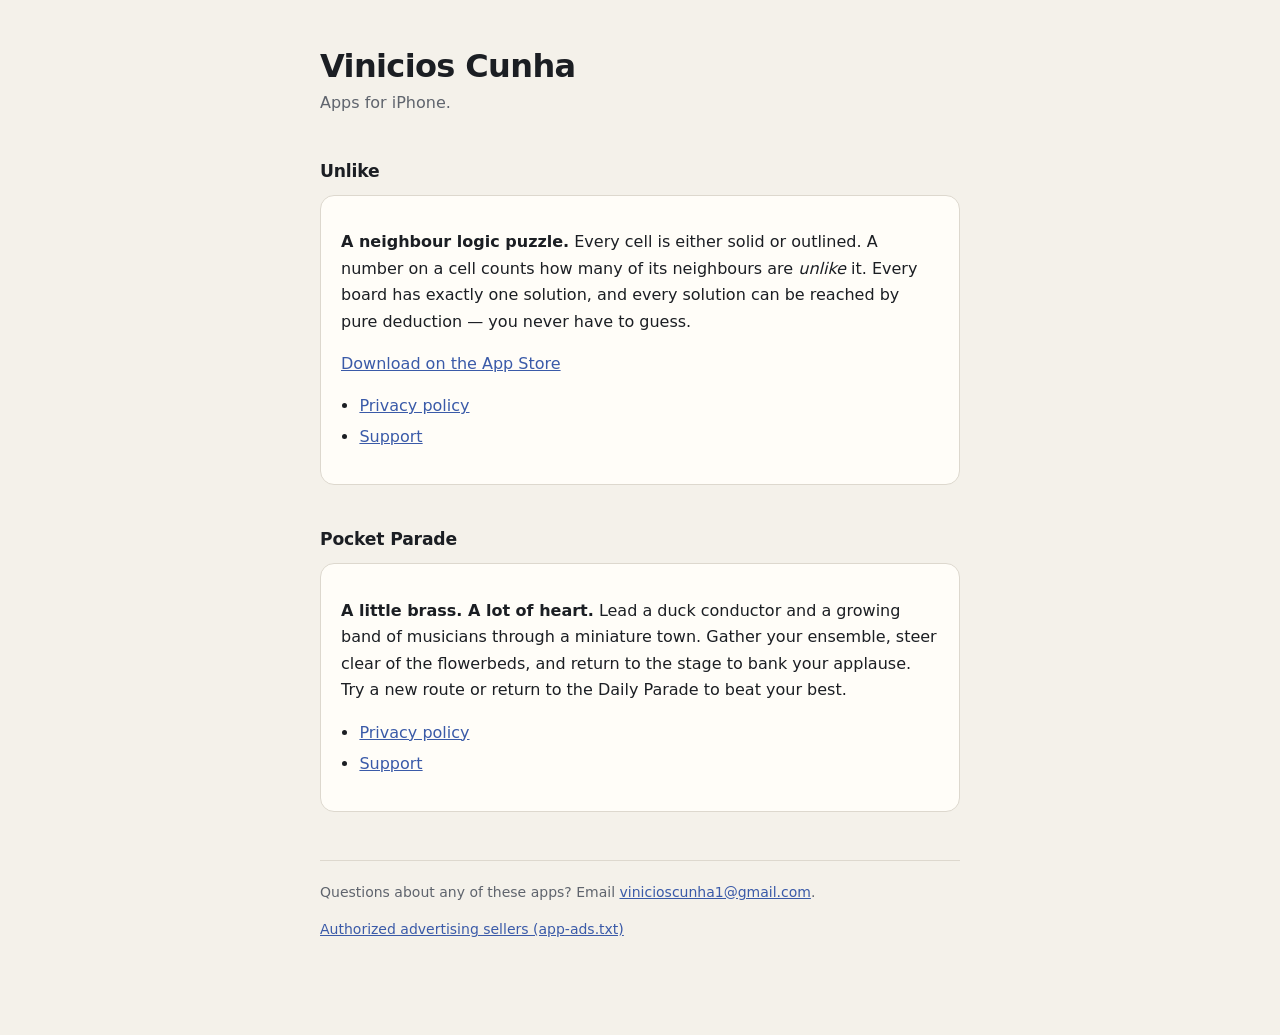
<file: index.html>
<!doctype html>
<html lang="en">
<head>
<meta charset="utf-8">
<meta name="viewport" content="width=device-width, initial-scale=1">
<title>Vinicios Cunha — Apps</title>
<style>
  :root {
    --ink: #1b1e23; --muted: #5f646d; --bg: #f4f1ea; --panel: #fffdf8;
    --edge: #ddd8ce; --accent: #3a5aa8;
  }
  @media (prefers-color-scheme: dark) {
    :root {
      --ink: #e8ecff; --muted: #8891b8; --bg: #0a0d1a; --panel: #1a2140;
      --edge: #2c355c; --accent: #8aa4ec;
    }
  }
  * { box-sizing: border-box; }
  body {
    margin: 0; padding: 3rem 1.25rem 5rem; background: var(--bg); color: var(--ink);
    font: 16px/1.65 -apple-system, BlinkMacSystemFont, "Segoe UI", system-ui, sans-serif;
  }
  main { max-width: 40rem; margin: 0 auto; }
  h1 { font-size: 2rem; line-height: 1.15; margin: 0 0 .35rem; letter-spacing: -.02em; }
  .sub { color: var(--muted); margin: 0 0 2.5rem; }
  h2 { font-size: 1.075rem; margin: 2.5rem 0 .6rem; letter-spacing: -.01em; }
  p, li { color: var(--ink); }
  ul { padding-left: 1.15rem; }
  li { margin: .3rem 0; }
  .card {
    background: var(--panel); border: 1px solid var(--edge); border-radius: 14px;
    padding: 1.1rem 1.25rem; margin: 0 0 1rem;
  }
  a { color: var(--accent); }
  footer { color: var(--muted); font-size: .875rem; margin-top: 3rem;
           border-top: 1px solid var(--edge); padding-top: 1.25rem; }
</style>
</head>
<body>
<main>
  <h1>Vinicios Cunha</h1>
  <p class="sub">Apps for iPhone.</p>

  <h2>Unlike</h2>
  <div class="card">
    <p><strong>A neighbour logic puzzle.</strong> Every cell is either solid or
    outlined. A number on a cell counts how many of its neighbours are
    <em>unlike</em> it. Every board has exactly one solution, and every solution
    can be reached by pure deduction — you never have to guess.</p>
    <p>
      <a href="https://apps.apple.com/us/app/unlike/id6798033409">Download on the App Store</a>
    </p>
    <ul>
      <li><a href="https://vinicunha-git.github.io/Unlike-PrivacyPolicy/">Privacy policy</a></li>
      <li><a href="https://vinicunha-git.github.io/Unlike-PrivacyPolicy/support.html">Support</a></li>
    </ul>
  </div>

  <section aria-labelledby="pocket-parade">
    <h2 id="pocket-parade">Pocket Parade</h2>
    <div class="card">
      <p><strong>A little brass. A lot of heart.</strong> Lead a duck conductor
      and a growing band of musicians through a miniature town. Gather your
      ensemble, steer clear of the flowerbeds, and return to the stage to bank
      your applause. Try a new route or return to the Daily Parade to beat your best.</p>
      <ul>
        <li><a href="https://vinicunha-git.github.io/PocketParade-PrivacyPolicy/">Privacy policy</a></li>
        <li><a href="https://vinicunha-git.github.io/PocketParade-PrivacyPolicy/support.html">Support</a></li>
      </ul>
    </div>
  </section>

  <footer>
    Questions about any of these apps? Email
    <a href="mailto:vinicioscunha1@gmail.com">vinicioscunha1@gmail.com</a>.
    <p><a href="/app-ads.txt">Authorized advertising sellers (app-ads.txt)</a></p>
  </footer>
</main>
</body>
</html>
</file>
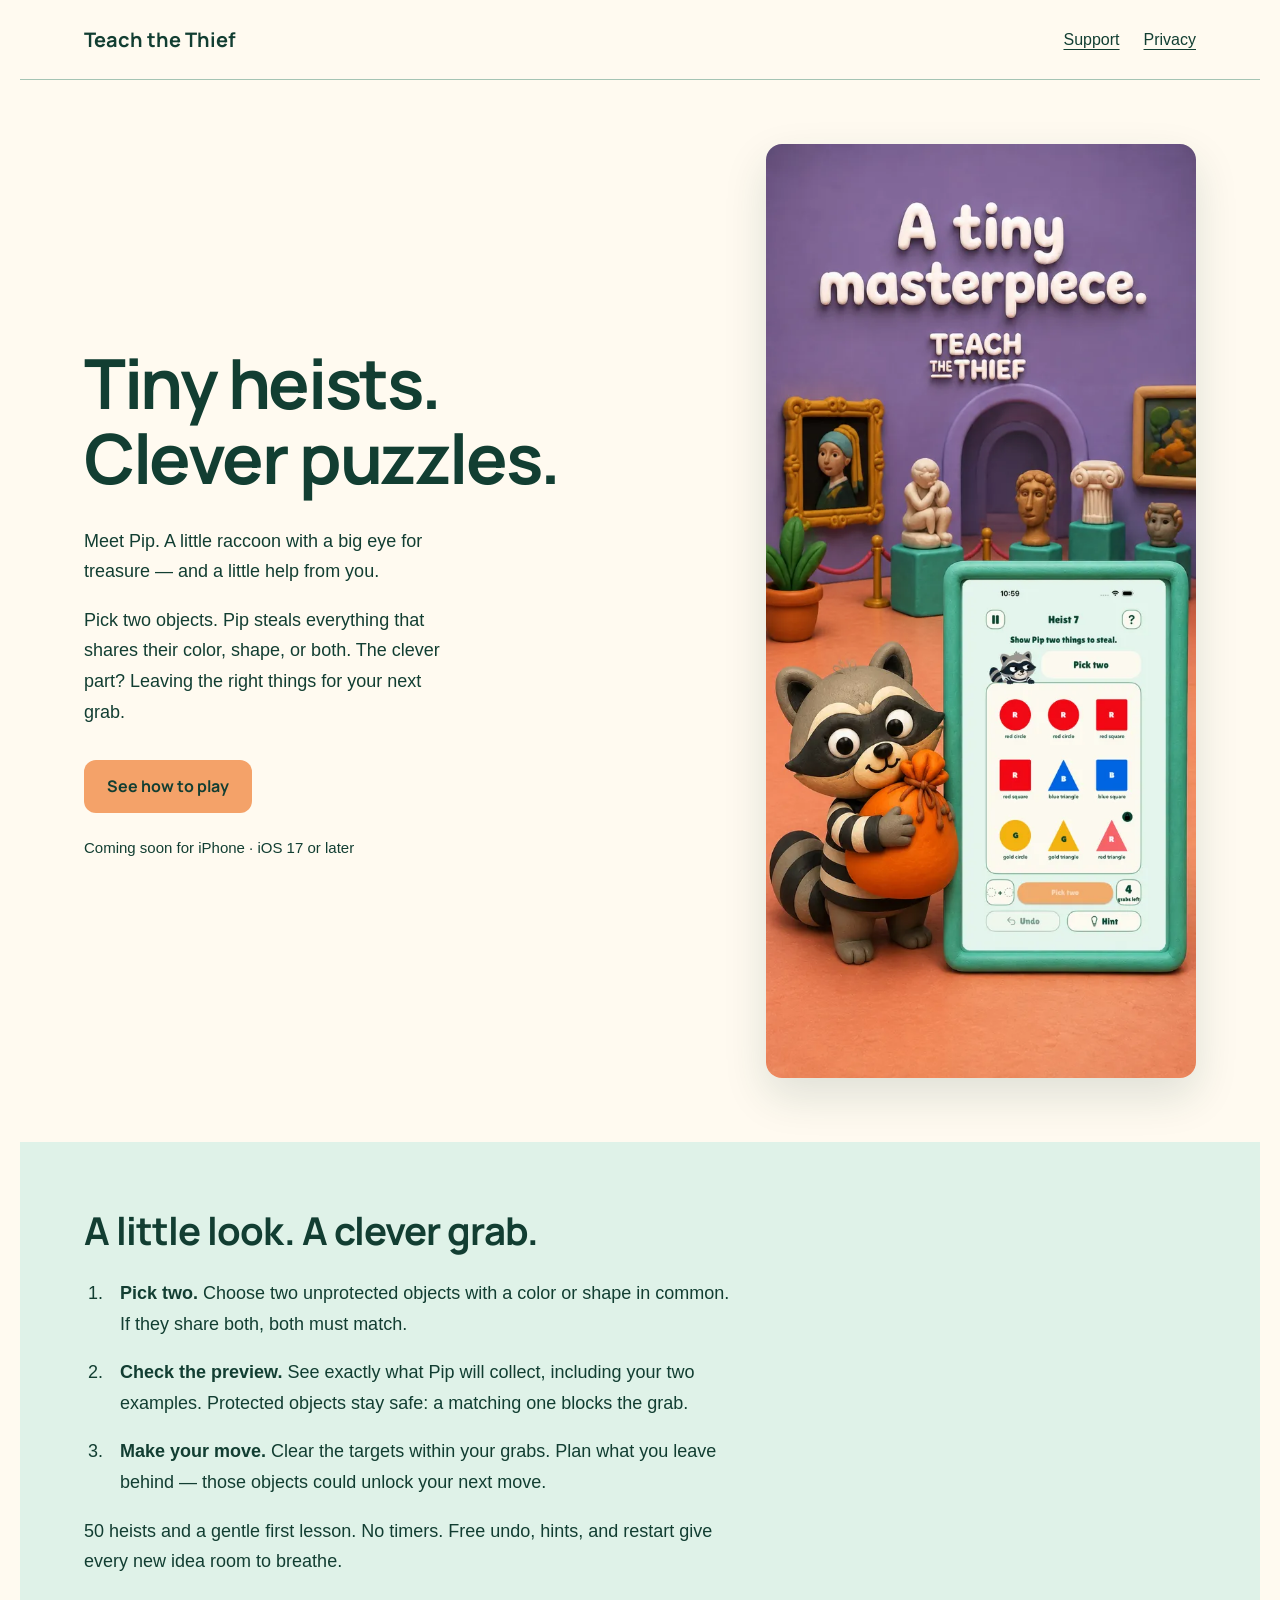
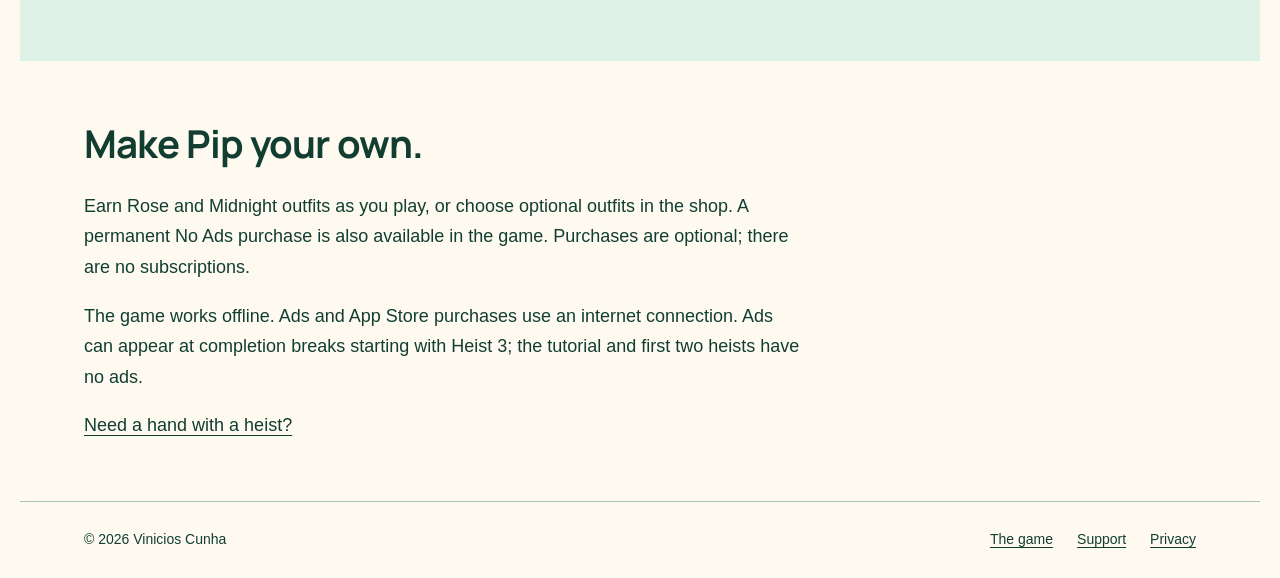
<file: TeachTheThief/index.html>
<!doctype html><html lang="en"><head><meta charset="utf-8"><meta name="viewport" content="width=device-width,initial-scale=1"><meta name="description" content="Meet Pip, a little raccoon with an eye for a clever heist. A puzzle game for iPhone."><meta name="theme-color" content="#dff2e8"><title>Tiny heists. Clever puzzles. — Teach the Thief</title><link rel="stylesheet" href="style.css"></head><body><header><a class="brand" href="./">Teach the Thief</a><nav aria-label="Main"><a href="support.html">Support</a><a href="privacy.html">Privacy</a></nav></header><main><section class="hero"><div><h1>Tiny heists.<br>Clever puzzles.</h1><p>Meet Pip. A little raccoon with a big eye for treasure — and a little help from you.</p><p>Pick two objects. Pip steals everything that shares their color, shape, or both. The clever part? Leaving the right things for your next grab.</p><a class="button" href="#how-to-play">See how to play</a><p class="availability">Coming soon for iPhone · iOS 17 or later</p></div><figure><img src="assets/hero.webp" width="630" height="1368" alt="Pip in a colorful clay museum beside an actual Teach the Thief puzzle screen"></figure></section><section class="how" id="how-to-play"><h2>A little look. A clever grab.</h2><ol><li><strong>Pick two.</strong> Choose two unprotected objects with a color or shape in common. If they share both, both must match.</li><li><strong>Check the preview.</strong> See exactly what Pip will collect, including your two examples. Protected objects stay safe: a matching one blocks the grab.</li><li><strong>Make your move.</strong> Clear the targets within your grabs. Plan what you leave behind — those objects could unlock your next move.</li></ol><p>50 heists and a gentle first lesson. No timers. Free undo, hints, and restart give every new idea room to breathe.</p></section><section class="note"><h2>Make Pip your own.</h2><p>Earn Rose and Midnight outfits as you play, or choose optional outfits in the shop. A permanent No Ads purchase is also available in the game. Purchases are optional; there are no subscriptions.</p><p>The game works offline. Ads and App Store purchases use an internet connection. Ads can appear at completion breaks starting with Heist 3; the tutorial and first two heists have no ads.</p><a href="support.html">Need a hand with a heist?</a></section></main><footer><p>© 2026 Vinicios Cunha</p><nav aria-label="Footer"><a href="./">The game</a><a href="support.html">Support</a><a href="privacy.html">Privacy</a></nav></footer></body></html>
</file>
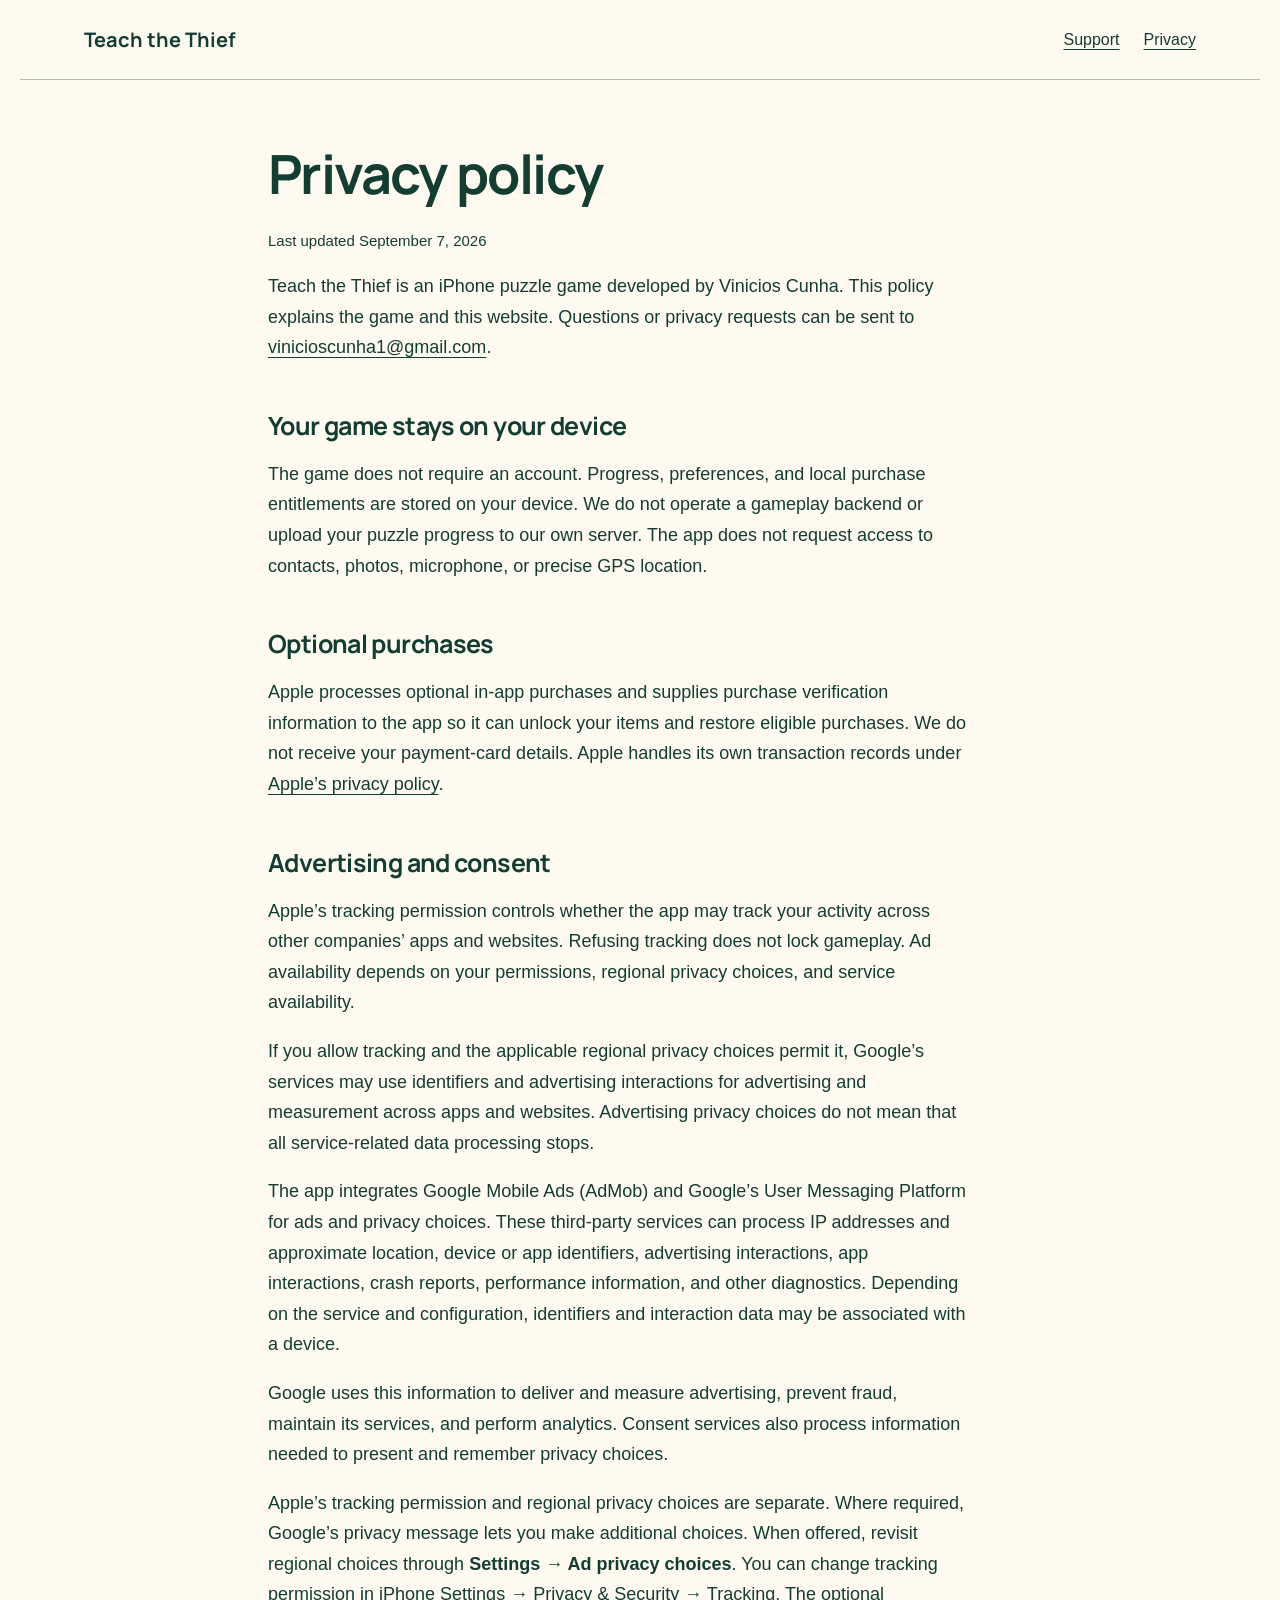
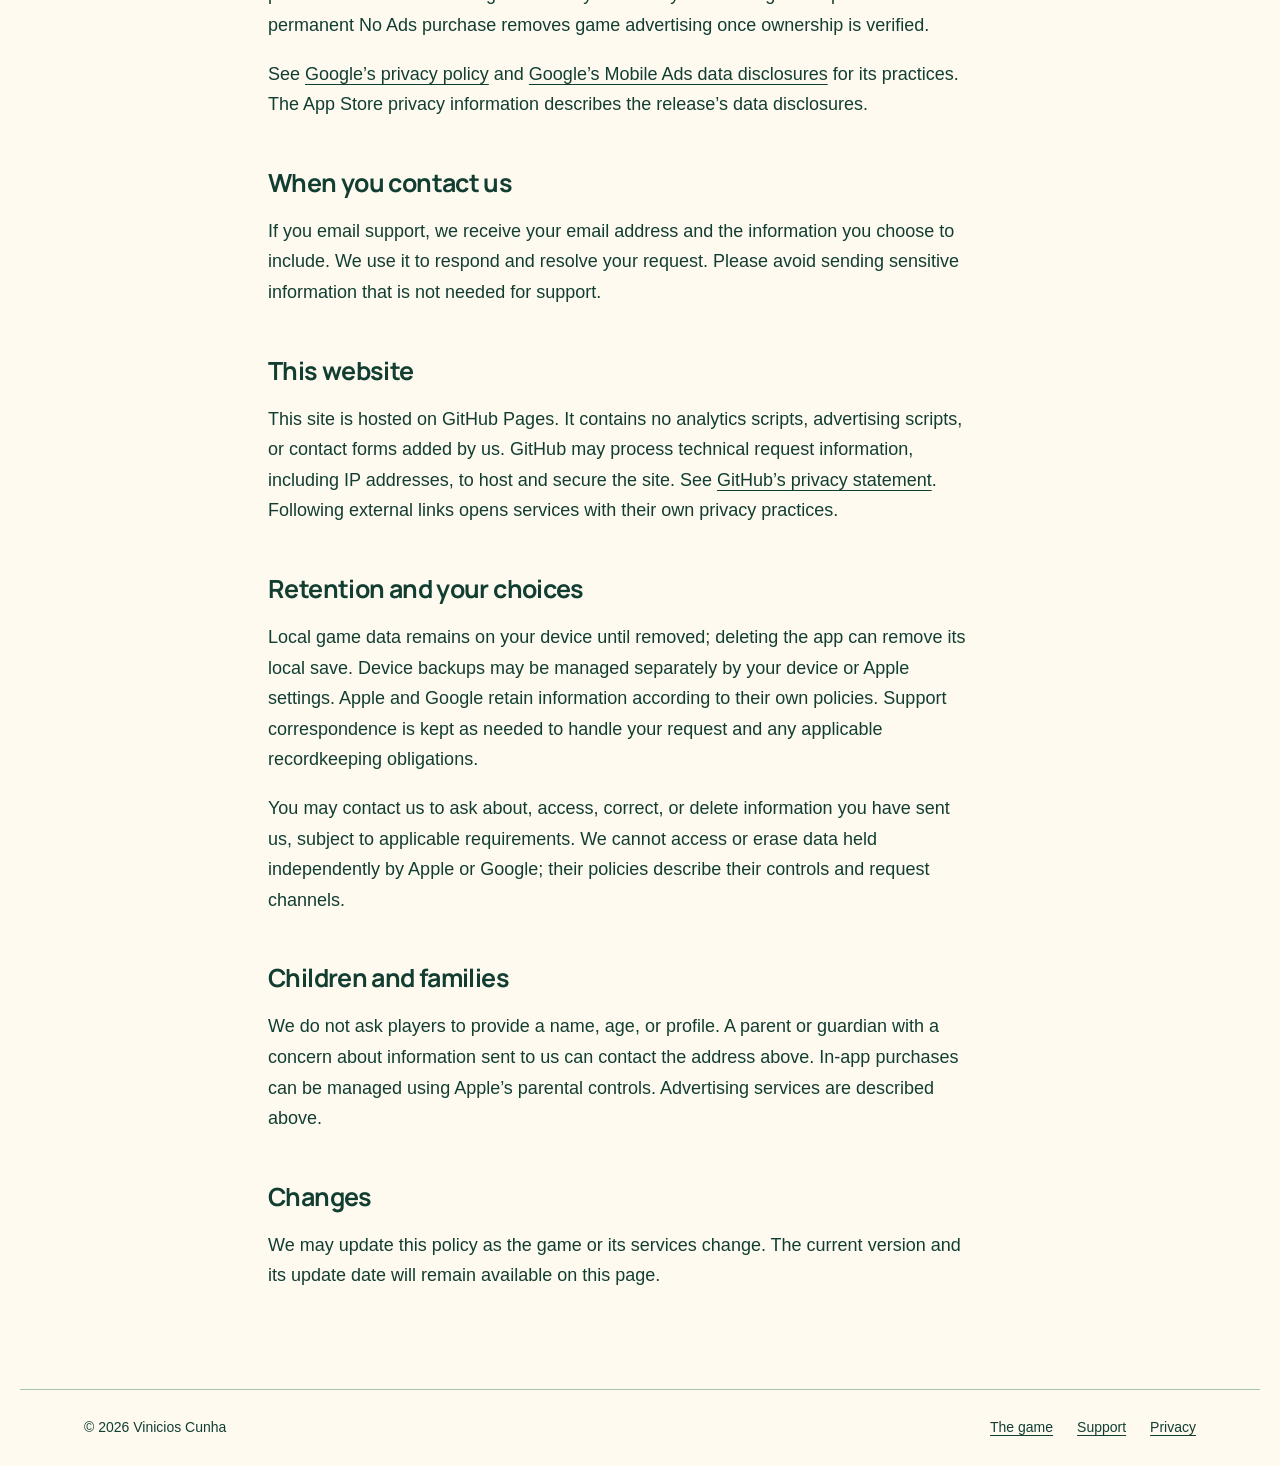
<file: TeachTheThief/privacy.html>
<!doctype html><html lang="en"><head><meta charset="utf-8"><meta name="viewport" content="width=device-width,initial-scale=1"><meta name="description" content="How Teach the Thief handles local game data, purchases, advertising, support, and privacy choices."><meta name="theme-color" content="#dff2e8"><title>Privacy policy — Teach the Thief</title><link rel="stylesheet" href="style.css"></head><body><header><a class="brand" href="./">Teach the Thief</a><nav aria-label="Main"><a href="support.html">Support</a><a href="privacy.html">Privacy</a></nav></header><main class="document"><h1>Privacy policy</h1><p class="date">Last updated September 7, 2026</p><p>Teach the Thief is an iPhone puzzle game developed by Vinicios Cunha. This policy explains the game and this website. Questions or privacy requests can be sent to <a class="email" href="mailto:vinicioscunha1@gmail.com?subject=Teach%20the%20Thief%20privacy">vinicioscunha1@gmail.com</a>.</p><h2>Your game stays on your device</h2><p>The game does not require an account. Progress, preferences, and local purchase entitlements are stored on your device. We do not operate a gameplay backend or upload your puzzle progress to our own server. The app does not request access to contacts, photos, microphone, or precise GPS location.</p><h2>Optional purchases</h2><p>Apple processes optional in-app purchases and supplies purchase verification information to the app so it can unlock your items and restore eligible purchases. We do not receive your payment-card details. Apple handles its own transaction records under <a href="https://www.apple.com/legal/privacy/">Apple’s privacy policy</a>.</p><h2>Advertising and consent</h2><p>Apple’s tracking permission controls whether the app may track your activity across other companies’ apps and websites. Refusing tracking does not lock gameplay. Ad availability depends on your permissions, regional privacy choices, and service availability.</p><p>If you allow tracking and the applicable regional privacy choices permit it, Google’s services may use identifiers and advertising interactions for advertising and measurement across apps and websites. Advertising privacy choices do not mean that all service-related data processing stops.</p><p>The app integrates Google Mobile Ads (AdMob) and Google’s User Messaging Platform for ads and privacy choices. These third-party services can process IP addresses and approximate location, device or app identifiers, advertising interactions, app interactions, crash reports, performance information, and other diagnostics. Depending on the service and configuration, identifiers and interaction data may be associated with a device.</p><p>Google uses this information to deliver and measure advertising, prevent fraud, maintain its services, and perform analytics. Consent services also process information needed to present and remember privacy choices. </p><p>Apple’s tracking permission and regional privacy choices are separate. Where required, Google’s privacy message lets you make additional choices. When offered, revisit regional choices through <strong>Settings → Ad privacy choices</strong>. You can change tracking permission in iPhone Settings → Privacy &amp; Security → Tracking. The optional permanent No Ads purchase removes game advertising once ownership is verified.</p><p>See <a href="https://policies.google.com/privacy">Google’s privacy policy</a> and <a href="https://developers.google.com/admob/ios/privacy/data-disclosure">Google’s Mobile Ads data disclosures</a> for its practices. The App Store privacy information describes the release’s data disclosures.</p><h2>When you contact us</h2><p>If you email support, we receive your email address and the information you choose to include. We use it to respond and resolve your request. Please avoid sending sensitive information that is not needed for support.</p><h2>This website</h2><p>This site is hosted on GitHub Pages. It contains no analytics scripts, advertising scripts, or contact forms added by us. GitHub may process technical request information, including IP addresses, to host and secure the site. See <a href="https://docs.github.com/en/site-policy/privacy-policies/github-general-privacy-statement">GitHub’s privacy statement</a>. Following external links opens services with their own privacy practices.</p><h2>Retention and your choices</h2><p>Local game data remains on your device until removed; deleting the app can remove its local save. Device backups may be managed separately by your device or Apple settings. Apple and Google retain information according to their own policies. Support correspondence is kept as needed to handle your request and any applicable recordkeeping obligations.</p><p>You may contact us to ask about, access, correct, or delete information you have sent us, subject to applicable requirements. We cannot access or erase data held independently by Apple or Google; their policies describe their controls and request channels.</p><h2>Children and families</h2><p>We do not ask players to provide a name, age, or profile. A parent or guardian with a concern about information sent to us can contact the address above. In-app purchases can be managed using Apple’s parental controls. Advertising services are described above.</p><h2>Changes</h2><p>We may update this policy as the game or its services change. The current version and its update date will remain available on this page.</p></main><footer><p>© 2026 Vinicios Cunha</p><nav aria-label="Footer"><a href="./">The game</a><a href="support.html">Support</a><a href="privacy.html">Privacy</a></nav></footer></body></html>
</file>
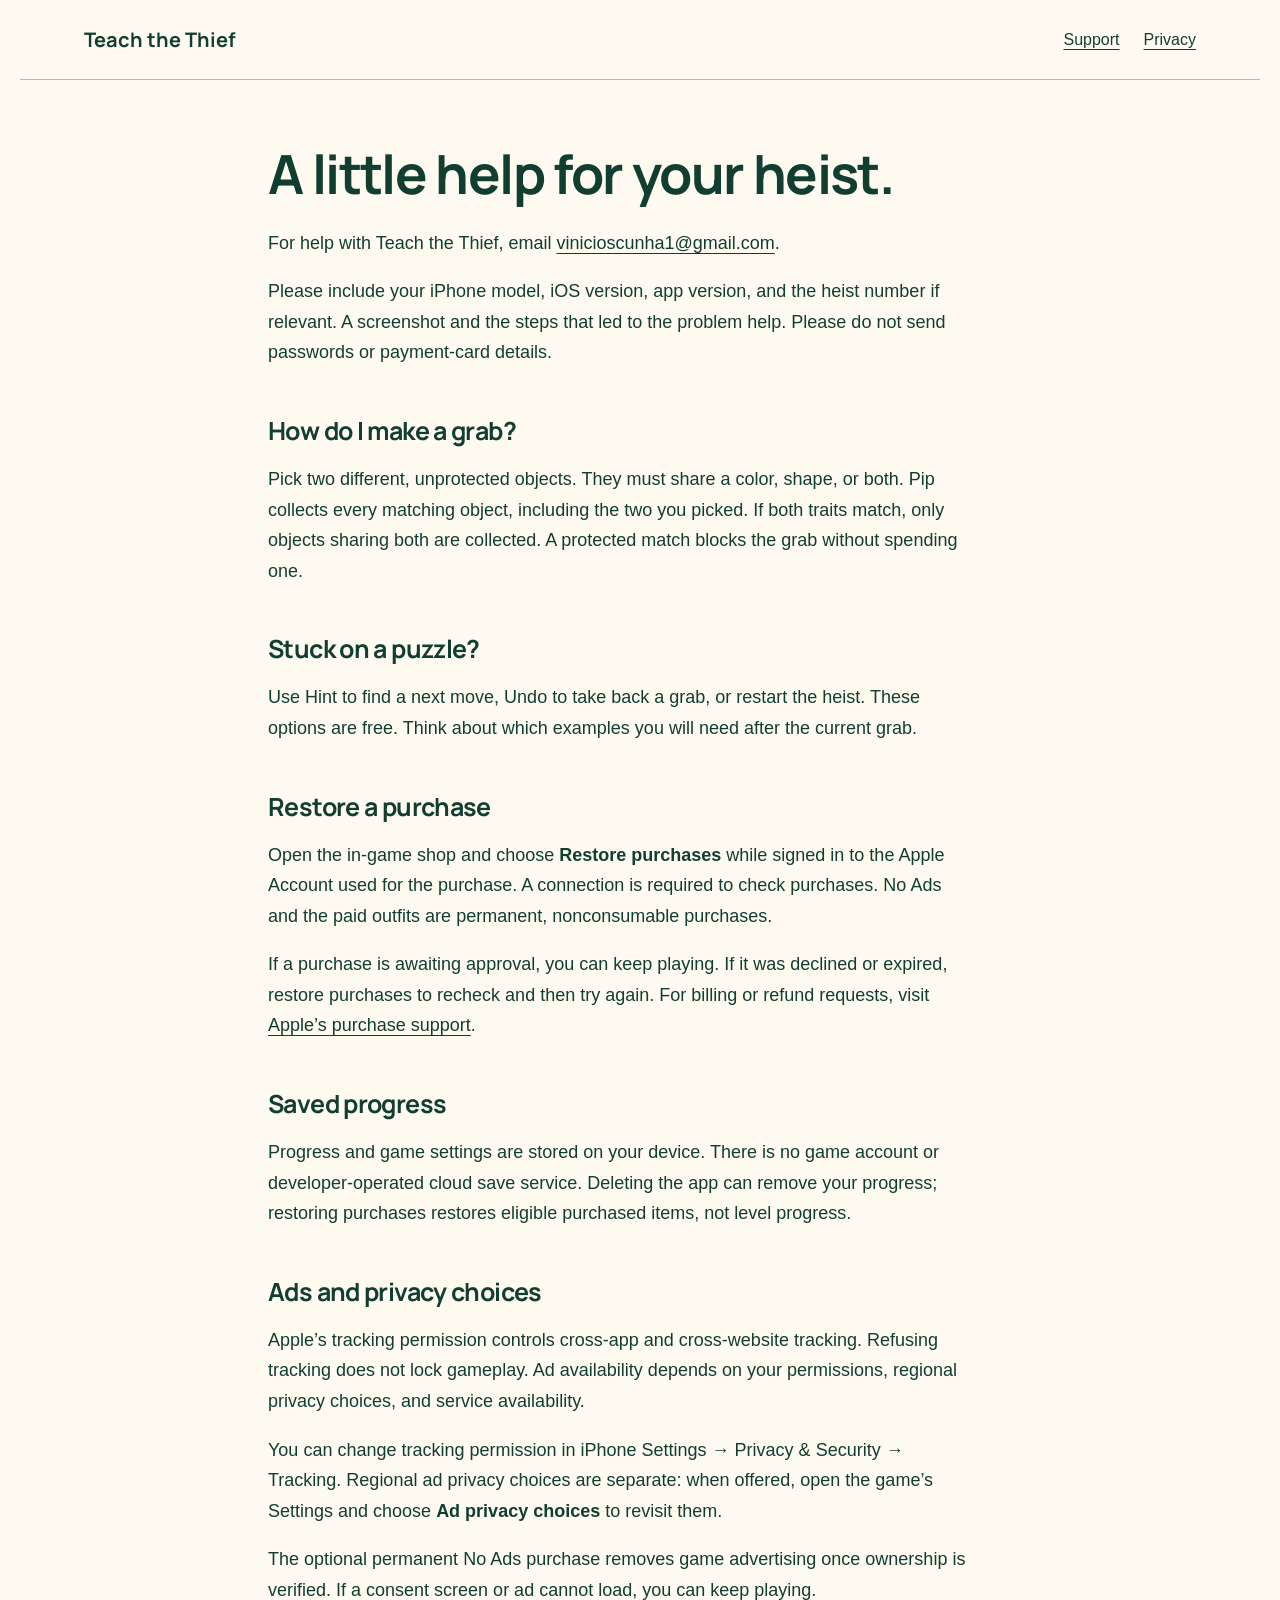
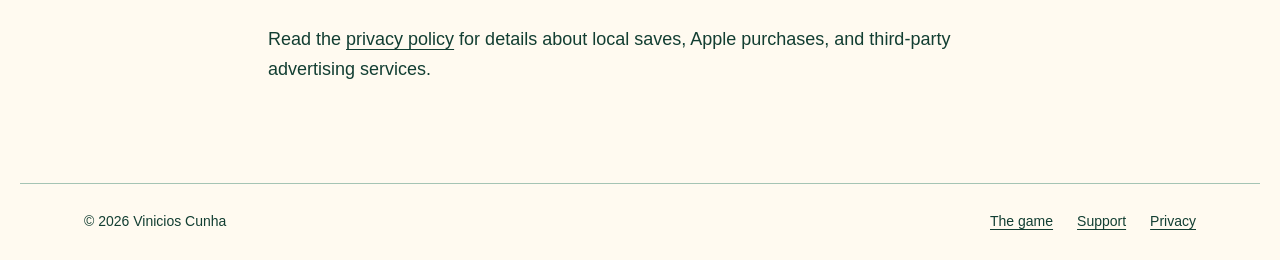
<file: TeachTheThief/support.html>
<!doctype html><html lang="en"><head><meta charset="utf-8"><meta name="viewport" content="width=device-width,initial-scale=1"><meta name="description" content="Help with Teach the Thief puzzles, purchases, saved progress, and privacy choices."><meta name="theme-color" content="#dff2e8"><title>Support — Teach the Thief</title><link rel="stylesheet" href="style.css"></head><body><header><a class="brand" href="./">Teach the Thief</a><nav aria-label="Main"><a href="support.html">Support</a><a href="privacy.html">Privacy</a></nav></header><main class="document"><h1>A little help for your heist.</h1><p>For help with Teach the Thief, email <a class="email" href="mailto:vinicioscunha1@gmail.com?subject=Teach%20the%20Thief%20support">vinicioscunha1@gmail.com</a>.</p><p>Please include your iPhone model, iOS version, app version, and the heist number if relevant. A screenshot and the steps that led to the problem help. Please do not send passwords or payment-card details.</p><h2>How do I make a grab?</h2><p>Pick two different, unprotected objects. They must share a color, shape, or both. Pip collects every matching object, including the two you picked. If both traits match, only objects sharing both are collected. A protected match blocks the grab without spending one.</p><h2>Stuck on a puzzle?</h2><p>Use Hint to find a next move, Undo to take back a grab, or restart the heist. These options are free. Think about which examples you will need after the current grab.</p><h2>Restore a purchase</h2><p>Open the in-game shop and choose <strong>Restore purchases</strong> while signed in to the Apple Account used for the purchase. A connection is required to check purchases. No Ads and the paid outfits are permanent, nonconsumable purchases.</p><p>If a purchase is awaiting approval, you can keep playing. If it was declined or expired, restore purchases to recheck and then try again. For billing or refund requests, visit <a href="https://reportaproblem.apple.com/">Apple’s purchase support</a>.</p><h2>Saved progress</h2><p>Progress and game settings are stored on your device. There is no game account or developer-operated cloud save service. Deleting the app can remove your progress; restoring purchases restores eligible purchased items, not level progress.</p><h2>Ads and privacy choices</h2><p>Apple’s tracking permission controls cross-app and cross-website tracking. Refusing tracking does not lock gameplay. Ad availability depends on your permissions, regional privacy choices, and service availability.</p><p>You can change tracking permission in iPhone Settings → Privacy &amp; Security → Tracking. Regional ad privacy choices are separate: when offered, open the game’s Settings and choose <strong>Ad privacy choices</strong> to revisit them.</p><p>The optional permanent No Ads purchase removes game advertising once ownership is verified. If a consent screen or ad cannot load, you can keep playing.</p><p>Read the <a href="privacy.html">privacy policy</a> for details about local saves, Apple purchases, and third-party advertising services.</p></main><footer><p>© 2026 Vinicios Cunha</p><nav aria-label="Footer"><a href="./">The game</a><a href="support.html">Support</a><a href="privacy.html">Privacy</a></nav></footer></body></html>
</file>
<file: TeachTheThief/style.css>
@font-face{font-family:Manrope;src:url("assets/manrope-bold.ttf") format("truetype");font-weight:700;font-display:swap}:root{--ink:#123e32;--mint:#dff2e8;--paper:#fffaf0;--orange:#f4a269;--line:#a5c4b4}*{box-sizing:border-box}html{scroll-behavior:smooth;scrollbar-color:var(--ink) var(--mint)}body{margin:0;background:var(--paper);color:var(--ink);font:18px/1.7 -apple-system,BlinkMacSystemFont,"Segoe UI",sans-serif}::selection{background:var(--orange);color:var(--ink)}a{color:inherit;text-underline-offset:.22em}a:hover{color:#795021}a:focus-visible{outline:3px solid #8d4224;outline-offset:5px}header,footer{max-width:1240px;margin:auto;padding:26px 5vw;display:flex;align-items:center;justify-content:space-between;gap:24px}header{border-bottom:1px solid var(--line)}.brand,h1,h2,h3,.button{font-family:Manrope,sans-serif;font-weight:700}.brand{font-size:20px;text-decoration:none;line-height:1.25}nav{display:flex;gap:24px;font-size:16px}main{max-width:1240px;margin:auto}.hero{display:grid;grid-template-columns:1.1fr 1fr;gap:6vw;align-items:center;padding:64px 5vw}.hero h1{font-size:clamp(42px,5.4vw,72px);line-height:1.08;letter-spacing:-.035em;margin:0 0 30px;text-wrap:balance}.hero p{max-width:36ch}.hero figure{margin:0;max-width:430px;justify-self:end}.hero img{display:block;width:100%;height:auto;border-radius:16px;box-shadow:0 18px 44px #123e3222}.button{display:inline-block;background:var(--orange);padding:13px 23px;border-radius:12px;text-decoration:none;margin-top:15px;font-size:16px}.button:hover{background:#efb68f;color:var(--ink)}.availability{font-size:15px;margin-top:22px}.how{padding:66px 5vw;background:var(--mint)}h2{font-size:clamp(26px,3vw,40px);line-height:1.2;letter-spacing:-.025em;margin:0 0 24px;text-wrap:balance}.how p{max-width:65ch}.how ol{max-width:65ch;padding-left:24px}.how li{padding-left:12px;margin:18px 0}.note{padding:60px 5vw;max-width:850px}.document{max-width:800px;padding:64px 28px 80px;margin:auto}.document h1{font-size:clamp(36px,6vw,54px);line-height:1.1;letter-spacing:-.03em;margin:0 0 24px}.document h2{font-size:25px;margin:48px 0 12px}.document p,.document li{max-width:70ch}.document li{margin:12px 0}.date{font-size:15px}.email{overflow-wrap:anywhere}footer{border-top:1px solid var(--line);font-size:14px;flex-wrap:wrap}footer p{margin:0}footer nav{font-size:14px}@media(max-width:660px){body{font-size:17px}header{padding:22px 24px;align-items:flex-start}.brand{max-width:130px}nav{gap:18px;font-size:14px}.hero{grid-template-columns:1fr;padding:44px 24px;gap:32px}.hero h1{font-size:46px}.hero figure{justify-self:center;max-width:360px}.hero p{max-width:100%}.how,.note{padding:44px 24px}footer{padding:26px 24px}.document{padding-top:44px}}@media(prefers-reduced-motion:reduce){html{scroll-behavior:auto}}
</file>
